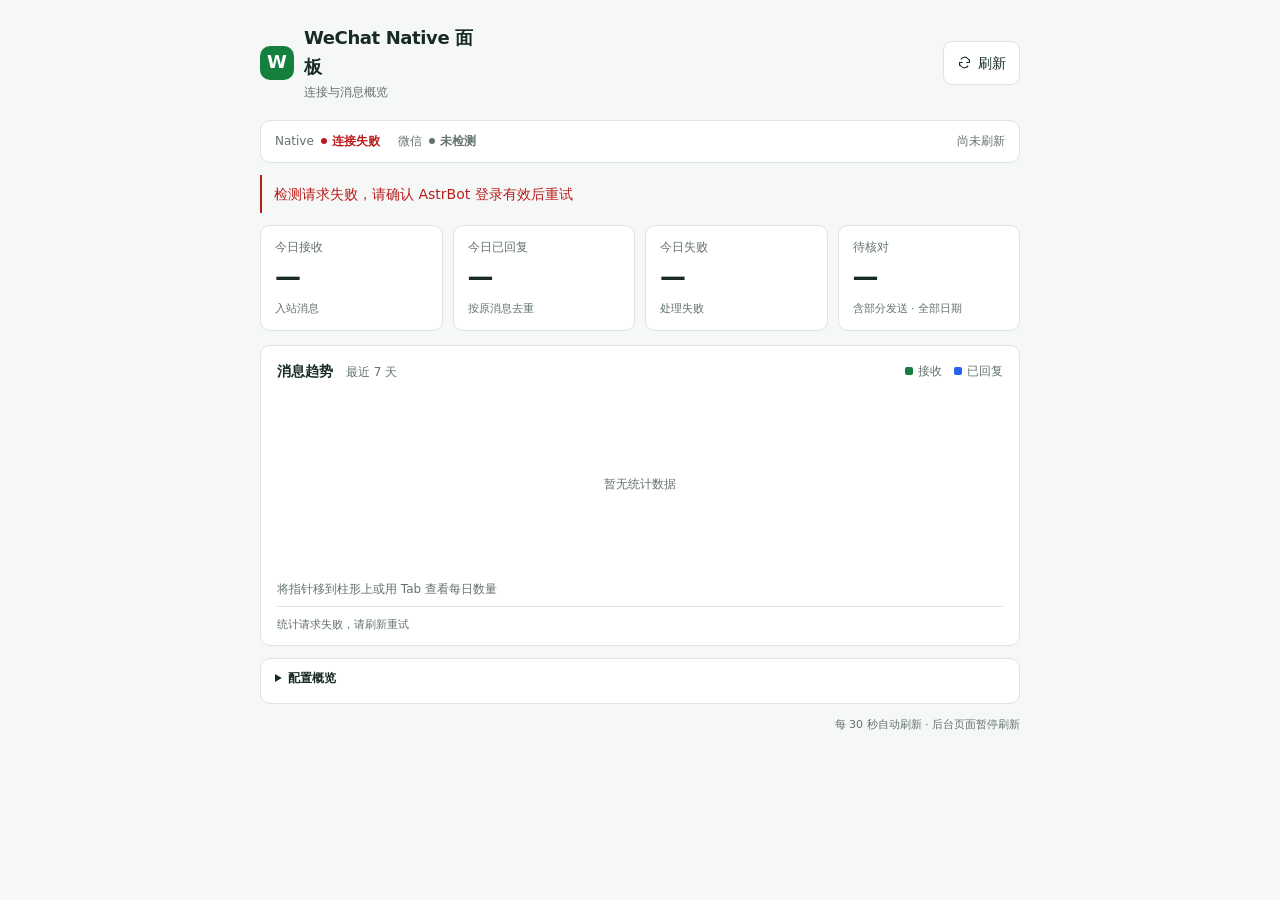
<file: views/connection/index.html>
<!doctype html>
<html lang="zh-CN">
  <head>
    <meta charset="utf-8" />
    <meta name="viewport" content="width=device-width, initial-scale=1" />
    <title>WeChat Native 面板</title>
    <link rel="stylesheet" href="./style.css" />
  </head>
  <body>
    <main class="panel" aria-labelledby="title">
      <header>
        <div class="brand">
          <span class="mark" aria-hidden="true">W</span>
          <div>
            <h1 id="title">WeChat Native 面板</h1>
            <p class="subtitle">连接与消息概览</p>
          </div>
        </div>
        <button id="test-connection" type="button" disabled>
          <svg viewBox="0 0 24 24" width="15" height="15" fill="none" stroke="currentColor" stroke-width="1.7" aria-hidden="true"><path d="M20 7v5h-5M4 17v-5h5"/><path d="M6.1 7a7 7 0 0 1 11.5-1L20 9M4 15l2.4 3A7 7 0 0 0 17.9 17"/></svg>
          刷新
        </button>
      </header>
      <section class="connection" aria-label="连接状态">
        <div id="robot-picker" class="picker" hidden>
          <label for="robot-select">机器人</label>
          <select id="robot-select"></select>
        </div>
        <dl class="statuses">
          <div>
            <dt>Native</dt>
            <dd id="connection-status" data-state="unchecked" role="status" aria-live="polite">未检测</dd>
          </div>
          <div>
            <dt>微信</dt>
            <dd id="wechat-status">未检测</dd>
          </div>
        </dl>
        <time id="updated-at">尚未刷新</time>
      </section>
      <p id="failure-reason" class="notice error" role="alert" hidden></p>
      <section id="login-panel" class="login-card" aria-labelledby="login-title" hidden>
        <div>
          <h2 id="login-title">微信扫码登录</h2>
          <p id="login-status" role="status" aria-live="polite">正在准备登录…</p>
          <button id="login-retry" type="button" hidden>重新获取二维码</button>
        </div>
        <img id="login-qr" alt="请使用手机微信扫描此登录二维码" width="220" height="220" hidden />
      </section>
      <dl class="metrics" aria-label="消息统计">
        <div class="metric">
          <dt>今日接收</dt>
          <dd id="today-received">—</dd>
          <span>入站消息</span>
        </div>
        <div class="metric">
          <dt>今日已回复</dt>
          <dd id="today-replied">—</dd>
          <span>按原消息去重</span>
        </div>
        <div class="metric">
          <dt>今日失败</dt>
          <dd id="today-failed">—</dd>
          <span>处理失败</span>
        </div>
        <div class="metric">
          <dt>待核对</dt>
          <dd id="pending-review">—</dd>
          <span>含部分发送 · 全部日期</span>
        </div>
      </dl>
      <section class="chart-card" aria-labelledby="chart-title">
        <div class="section-heading">
          <h2 id="chart-title">消息趋势 <span>最近 7 天</span></h2>
          <div class="legend" aria-label="图例">
            <span><i class="received" aria-hidden="true"></i>接收</span>
            <span><i class="replied" aria-hidden="true"></i>已回复</span>
          </div>
        </div>
        <div class="chart-wrap">
          <svg id="daily-chart" role="group" aria-label="最近七天接收与已回复消息柱形图" aria-describedby="chart-detail"></svg>
          <p id="chart-empty">暂无统计数据</p>
        </div>
        <p id="chart-detail" class="chart-detail" aria-live="polite">将指针移到柱形上或用 Tab 查看每日数量</p>
        <p id="panel-note" class="panel-note" role="status">统计加载中…</p>
      </section>
      <details class="config-card">
        <summary>配置概览</summary>
        <dl id="config-content"></dl>
      </details>
      <footer>每 30 秒自动刷新 · 后台页面暂停刷新</footer>
    </main>
    <script type="module" src="./app.js"></script>
  </body>
</html>
</file>
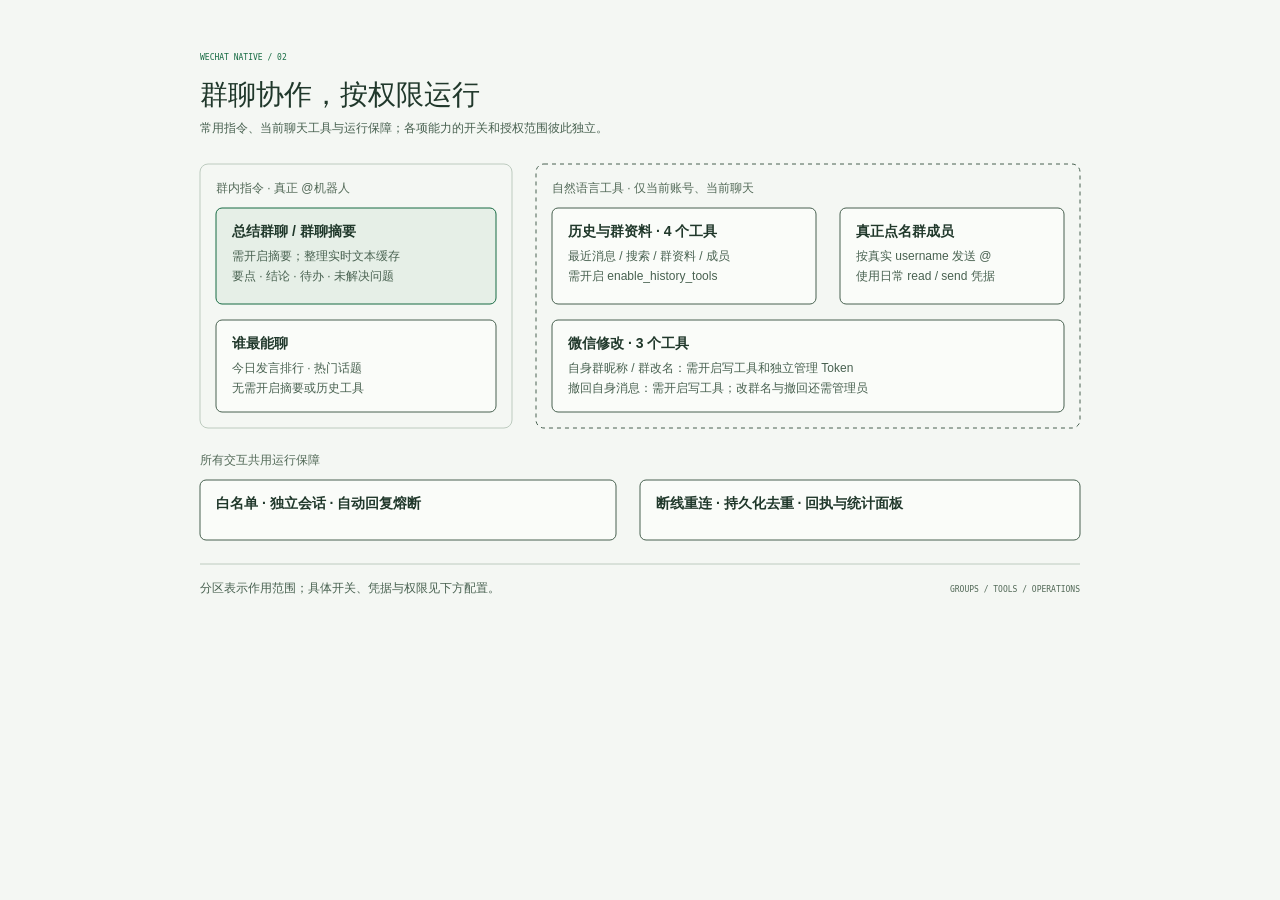
<file: docs/wechat-native-capabilities.html>
<!DOCTYPE html>
<html lang="zh-CN">
<head>
  <meta charset="UTF-8">
  <meta name="viewport" content="width=device-width, initial-scale=1.0">
  <title>群聊协作与运行保障</title>
  <!-- Diagram Design: minimal light, doc-inline, architecture.
       Project palette: paper #f4f7f3, ink #20382b, accent #176b43.
       Font source: system; Geist / Instrument Serif / Geist Mono use local fallbacks.
       Scope: overview only; detailed limits and configuration live in features.md and README.md. -->
  <style>
    * { box-sizing: border-box; }
    body { margin: 0; padding: 24px; background: #f4f7f3; color: #20382b; font-family: 'Geist', 'Microsoft YaHei', 'PingFang SC', sans-serif; }
    .frame { max-width: 960px; min-width: 0; margin: auto; }
    .diagram-container { width: 100%; overflow-x: auto; }
    svg { width: 100%; min-width: 960px; display: block; }
    @media print {
      body { padding: 0; }
      .diagram-container { overflow-x: visible; }
      svg { min-width: 0; }
    }
  </style>
</head>
<body>
<main class="frame"><div class="diagram-container">
<svg viewBox="0 0 960 600" xmlns="http://www.w3.org/2000/svg" role="img" aria-labelledby="wechat-native-capabilities-title wechat-native-capabilities-desc">
<title id="wechat-native-capabilities-title">群聊协作与运行保障</title>
<desc id="wechat-native-capabilities-desc">群聊指令处理摘要与排行，自然语言工具限定当前账号和聊天并按权限执行，所有交互共用白名单、会话隔离、熔断与持久化回执。</desc>
<defs><marker id="arrow" markerWidth="8" markerHeight="6" refX="7" refY="3" orient="auto"><path d="M0 0 L8 3 L0 6 Z" fill="#486150"/></marker></defs>
<rect width="960" height="600" fill="#f4f7f3"/>
<text x="40" y="36" font-family="'Geist Mono', 'Consolas', monospace" font-size="8" font-weight="500" fill="#176b43" text-anchor="start">WECHAT NATIVE / 02</text><text x="40" y="80" font-family="'Instrument Serif', 'Noto Serif SC', 'SimSun', serif" font-size="28" font-weight="400" fill="#20382b" text-anchor="start">群聊协作，按权限运行</text><text x="40" y="108" font-family="'Geist', 'Microsoft YaHei', 'PingFang SC', sans-serif" font-size="12" font-weight="400" fill="#486150" text-anchor="start">常用指令、当前聊天工具与运行保障；各项能力的开关和授权范围彼此独立。</text>
<rect x="40" y="140" width="312" height="264" rx="8" fill="none" stroke="#bdcbbf" stroke-width="1"/>
<text x="56" y="168" font-family="'Geist', 'Microsoft YaHei', 'PingFang SC', sans-serif" font-size="12" font-weight="400" fill="#526957" text-anchor="start">群内指令 · 真正 @机器人</text>
<rect x="376" y="140" width="544" height="264" rx="8" fill="none" stroke="#486150" stroke-width="1" stroke-dasharray="4 4"/>
<text x="392" y="168" font-family="'Geist', 'Microsoft YaHei', 'PingFang SC', sans-serif" font-size="12" font-weight="400" fill="#526957" text-anchor="start">自然语言工具 · 仅当前账号、当前聊天</text>
<rect x="56" y="184" width="280" height="96" rx="6" fill="#e6efe7" stroke="#176b43" stroke-width="1"/>
<text x="72" y="212" font-family="'Geist', 'Microsoft YaHei', 'PingFang SC', sans-serif" font-size="14" font-weight="600" fill="#20382b" text-anchor="start">总结群聊 / 群聊摘要</text>
<text x="72" y="236" font-family="'Geist', 'Microsoft YaHei', 'PingFang SC', sans-serif" font-size="12" font-weight="400" fill="#486150" text-anchor="start">需开启摘要；整理实时文本缓存</text>
<text x="72" y="256" font-family="'Geist', 'Microsoft YaHei', 'PingFang SC', sans-serif" font-size="12" font-weight="400" fill="#486150" text-anchor="start">要点 · 结论 · 待办 · 未解决问题</text>
<rect x="56" y="296" width="280" height="92" rx="6" fill="#fafcf9" stroke="#486150" stroke-width="1"/>
<text x="72" y="324" font-family="'Geist', 'Microsoft YaHei', 'PingFang SC', sans-serif" font-size="14" font-weight="600" fill="#20382b" text-anchor="start">谁最能聊</text>
<text x="72" y="348" font-family="'Geist', 'Microsoft YaHei', 'PingFang SC', sans-serif" font-size="12" font-weight="400" fill="#486150" text-anchor="start">今日发言排行 · 热门话题</text>
<text x="72" y="368" font-family="'Geist', 'Microsoft YaHei', 'PingFang SC', sans-serif" font-size="12" font-weight="400" fill="#486150" text-anchor="start">无需开启摘要或历史工具</text>
<rect x="392" y="184" width="264" height="96" rx="6" fill="#fafcf9" stroke="#486150" stroke-width="1"/>
<text x="408" y="212" font-family="'Geist', 'Microsoft YaHei', 'PingFang SC', sans-serif" font-size="14" font-weight="600" fill="#20382b" text-anchor="start">历史与群资料 · 4 个工具</text>
<text x="408" y="236" font-family="'Geist', 'Microsoft YaHei', 'PingFang SC', sans-serif" font-size="12" font-weight="400" fill="#486150" text-anchor="start">最近消息 / 搜索 / 群资料 / 成员</text>
<text x="408" y="256" font-family="'Geist', 'Microsoft YaHei', 'PingFang SC', sans-serif" font-size="12" font-weight="400" fill="#486150" text-anchor="start">需开启 enable_history_tools</text>
<rect x="680" y="184" width="224" height="96" rx="6" fill="#fafcf9" stroke="#486150" stroke-width="1"/>
<text x="696" y="212" font-family="'Geist', 'Microsoft YaHei', 'PingFang SC', sans-serif" font-size="14" font-weight="600" fill="#20382b" text-anchor="start">真正点名群成员</text>
<text x="696" y="236" font-family="'Geist', 'Microsoft YaHei', 'PingFang SC', sans-serif" font-size="12" font-weight="400" fill="#486150" text-anchor="start">按真实 username 发送 @</text>
<text x="696" y="256" font-family="'Geist', 'Microsoft YaHei', 'PingFang SC', sans-serif" font-size="12" font-weight="400" fill="#486150" text-anchor="start">使用日常 read / send 凭据</text>
<rect x="392" y="296" width="512" height="92" rx="6" fill="#fafcf9" stroke="#486150" stroke-width="1"/>
<text x="408" y="324" font-family="'Geist', 'Microsoft YaHei', 'PingFang SC', sans-serif" font-size="14" font-weight="600" fill="#20382b" text-anchor="start">微信修改 · 3 个工具</text>
<text x="408" y="348" font-family="'Geist', 'Microsoft YaHei', 'PingFang SC', sans-serif" font-size="12" font-weight="400" fill="#486150" text-anchor="start">自身群昵称 / 群改名：需开启写工具和独立管理 Token</text>
<text x="408" y="368" font-family="'Geist', 'Microsoft YaHei', 'PingFang SC', sans-serif" font-size="12" font-weight="400" fill="#486150" text-anchor="start">撤回自身消息：需开启写工具；改群名与撤回还需管理员</text>
<text x="40" y="440" font-family="'Geist', 'Microsoft YaHei', 'PingFang SC', sans-serif" font-size="12" font-weight="400" fill="#526957" text-anchor="start">所有交互共用运行保障</text>
<rect x="40" y="456" width="416" height="60" rx="6" fill="#fafcf9" stroke="#486150" stroke-width="1"/>
<text x="56" y="484" font-family="'Geist', 'Microsoft YaHei', 'PingFang SC', sans-serif" font-size="14" font-weight="600" fill="#20382b" text-anchor="start">白名单 · 独立会话 · 自动回复熔断</text>
<rect x="480" y="456" width="440" height="60" rx="6" fill="#fafcf9" stroke="#486150" stroke-width="1"/>
<text x="496" y="484" font-family="'Geist', 'Microsoft YaHei', 'PingFang SC', sans-serif" font-size="14" font-weight="600" fill="#20382b" text-anchor="start">断线重连 · 持久化去重 · 回执与统计面板</text>
<path d="M40 540 H920" stroke="#bdcbbf"/><text x="40" y="568" font-family="'Geist', 'Microsoft YaHei', 'PingFang SC', sans-serif" font-size="12" font-weight="400" fill="#486150" text-anchor="start">分区表示作用范围；具体开关、凭据与权限见下方配置。</text><text x="920" y="568" font-family="'Geist Mono', 'Consolas', monospace" font-size="8" font-weight="500" fill="#526957" text-anchor="end">GROUPS / TOOLS / OPERATIONS</text>
</svg>
</div></main>
</body>
</html>
</file>
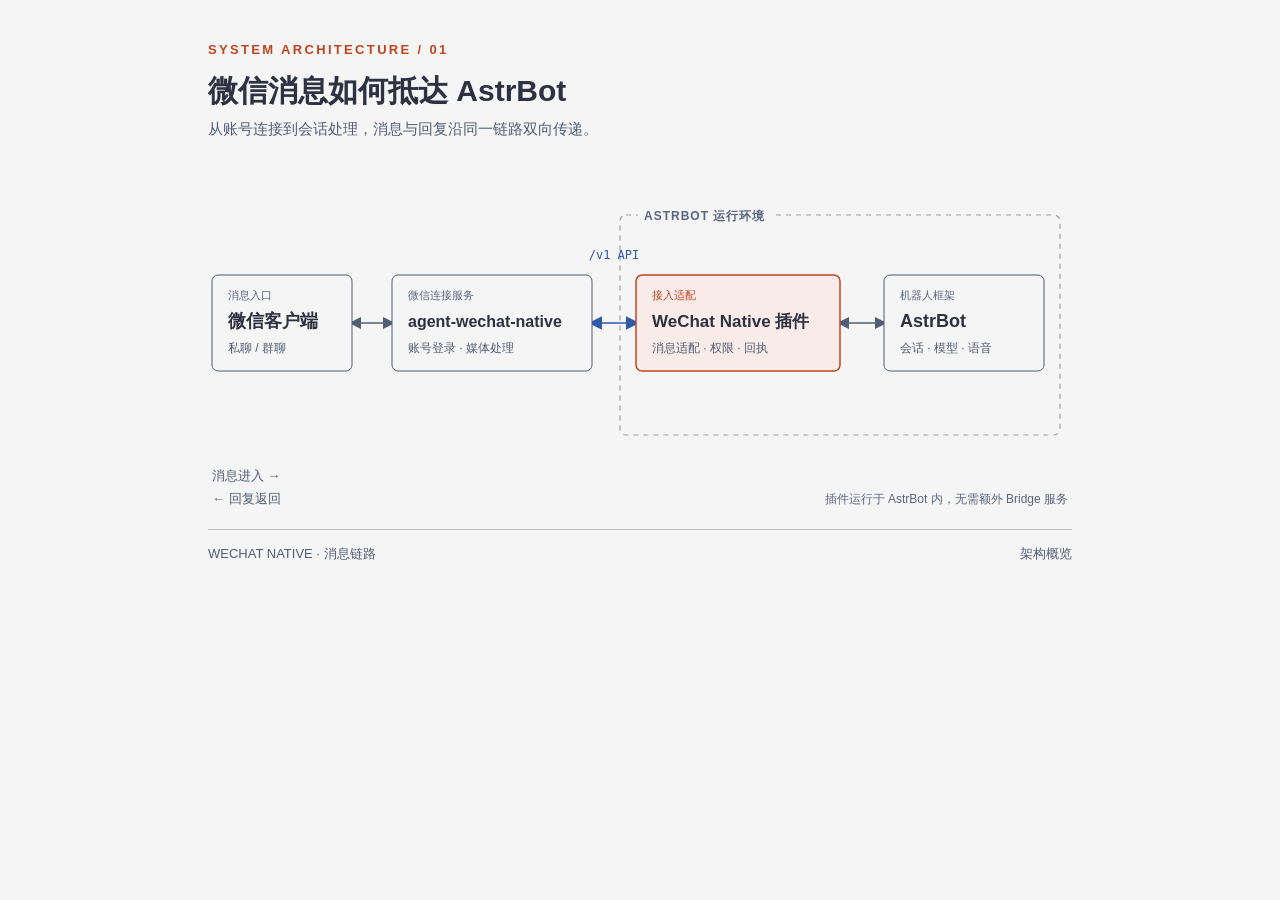
<file: docs/wechat-native-diagram.html>
<!doctype html>
<html lang="zh-CN"><head><meta charset="utf-8"><meta name="viewport" content="width=device-width,initial-scale=1"><title>微信消息接入 AstrBot</title><style>
*{box-sizing:border-box}body{margin:0;background:#f5f5f5;color:#2d3142;font-family:"Microsoft YaHei",Arial,sans-serif}.wrap{width:960px;margin:auto;padding:42px 48px 30px}.eyebrow{font:600 13px Arial,sans-serif;letter-spacing:.18em;color:#bf4520}.headline{font-size:30px;font-weight:600;margin:14px 0 8px}.intro{font-size:15px;color:#4f5d75;margin:0}.diagram{width:100%;overflow-x:auto}svg{display:block;width:864px;min-width:864px}footer{border-top:1px solid #bfc0c0;padding-top:15px;font-size:13px;color:#4f5d75;display:flex;justify-content:space-between}
</style></head><body><main class="wrap"><div class="eyebrow">SYSTEM ARCHITECTURE / 01</div><h1 class="headline">微信消息如何抵达 AstrBot</h1><p class="intro">从账号连接到会话处理，消息与回复沿同一链路双向传递。</p><div class="diagram"><svg viewBox="0 0 864 390" role="img" aria-labelledby="arch-title arch-desc" xmlns="http://www.w3.org/2000/svg"><title id="arch-title">微信消息接入 AstrBot 架构</title><desc id="arch-desc">微信客户端、agent-wechat-native、WeChat Native 插件、AstrBot 依次双向连接。Native 与插件通过 v1 API 通信，插件运行于 AstrBot 内。</desc><defs><marker id="arr" markerWidth="8" markerHeight="8" refX="6" refY="4" orient="auto-start-reverse"><path d="M0 0L8 4L0 8Z" fill="#4f5d75"/></marker><marker id="blue" markerWidth="8" markerHeight="8" refX="6" refY="4" orient="auto-start-reverse"><path d="M0 0L8 4L0 8Z" fill="#2e5aa8"/></marker></defs>
<!-- connections -->
<path d="M144 184H184" fill="none" stroke="#4f5d75" stroke-width="1.5" marker-start="url(#arr)" marker-end="url(#arr)"/>
<path d="M384 184H428" fill="none" stroke="#2e5aa8" stroke-width="1.7" marker-start="url(#blue)" marker-end="url(#blue)"/>
<path d="M632 184H676" fill="none" stroke="#4f5d75" stroke-width="1.5" marker-start="url(#arr)" marker-end="url(#arr)"/>
<!-- AstrBot runtime boundary -->
<rect x="412" y="76" width="440" height="220" rx="6" fill="none" stroke="#9aa1ac" stroke-width="1.2" stroke-dasharray="5 5"/>
<rect x="430" y="66" width="135" height="20" fill="#f5f5f5"/><text x="436" y="81" font-size="12" font-weight="600" fill="#5a6580" letter-spacing="1">ASTRBOT 运行环境</text>
<!-- nodes -->
<rect x="4" y="136" width="140" height="96" rx="6" fill="#f5f5f5" stroke="#4f5d75"/><text x="20" y="160" font-size="11" fill="#5a6580">消息入口</text><text x="20" y="188" font-size="18" font-weight="600" fill="#2d3142">微信客户端</text><text x="20" y="213" font-size="12" fill="#4f5d75">私聊 / 群聊</text>
<rect x="184" y="136" width="200" height="96" rx="6" fill="#f5f5f5" stroke="#4f5d75"/><text x="200" y="160" font-size="11" fill="#5a6580">微信连接服务</text><text x="200" y="188" font-size="16" font-weight="600" fill="#2d3142">agent-wechat-native</text><text x="200" y="213" font-size="12" fill="#4f5d75">账号登录 · 媒体处理</text>
<rect x="428" y="136" width="204" height="96" rx="6" fill="#f9ece8" stroke="#bf4520" stroke-width="1.5"/><text x="444" y="160" font-size="11" fill="#bf4520">接入适配</text><text x="444" y="188" font-size="17" font-weight="600" fill="#2d3142">WeChat Native 插件</text><text x="444" y="213" font-size="12" fill="#4f5d75">消息适配 · 权限 · 回执</text>
<rect x="676" y="136" width="160" height="96" rx="6" fill="#f5f5f5" stroke="#4f5d75"/><text x="692" y="160" font-size="11" fill="#5a6580">机器人框架</text><text x="692" y="188" font-size="18" font-weight="600" fill="#2d3142">AstrBot</text><text x="692" y="213" font-size="12" fill="#4f5d75">会话 · 模型 · 语音</text>
<text x="406" y="120" text-anchor="middle" font-family="monospace" font-size="12" fill="#2e5aa8">/v1 API</text>
<text x="4" y="341" font-size="13" fill="#4f5d75">消息进入 →</text><text x="4" y="364" font-size="13" fill="#4f5d75">← 回复返回</text><text x="860" y="364" text-anchor="end" font-size="12" fill="#5a6580">插件运行于 AstrBot 内，无需额外 Bridge 服务</text>
</svg></div><footer><span>WECHAT NATIVE · 消息链路</span><span>架构概览</span></footer></main></body></html>
</file>
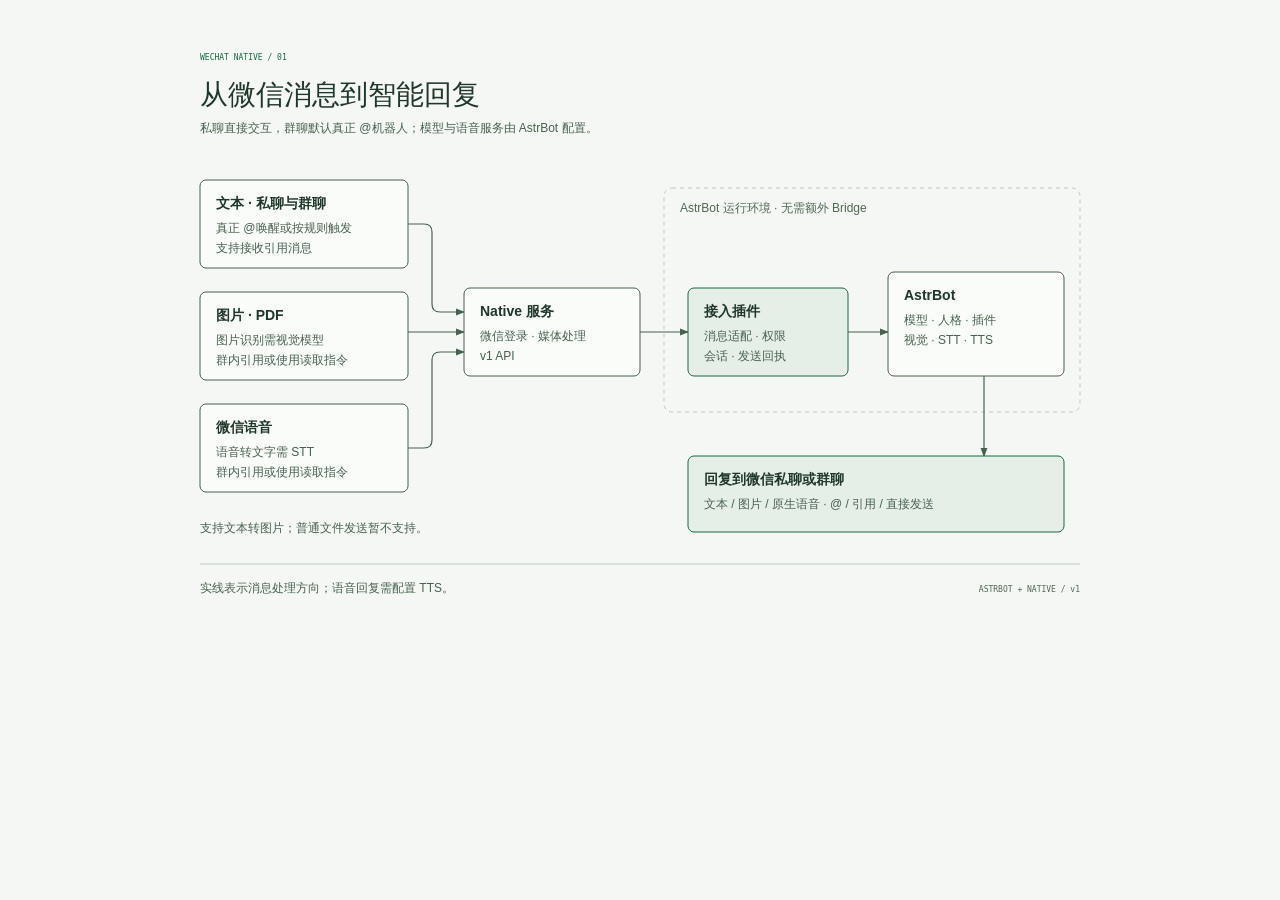
<file: docs/wechat-native-messages.html>
<!DOCTYPE html>
<html lang="zh-CN">
<head>
  <meta charset="UTF-8">
  <meta name="viewport" content="width=device-width, initial-scale=1.0">
  <title>从微信消息到智能回复</title>
  <!-- Diagram Design: minimal light, doc-inline, architecture.
       Project palette: paper #f4f7f3, ink #20382b, accent #176b43.
       Font source: system; Geist / Instrument Serif / Geist Mono use local fallbacks.
       Scope: overview only; detailed limits and configuration live in features.md and README.md. -->
  <style>
    * { box-sizing: border-box; }
    body { margin: 0; padding: 24px; background: #f4f7f3; color: #20382b; font-family: 'Geist', 'Microsoft YaHei', 'PingFang SC', sans-serif; }
    .frame { max-width: 960px; min-width: 0; margin: auto; }
    .diagram-container { width: 100%; overflow-x: auto; }
    svg { width: 100%; min-width: 960px; display: block; }
    @media print {
      body { padding: 0; }
      .diagram-container { overflow-x: visible; }
      svg { min-width: 0; }
    }
  </style>
</head>
<body>
<main class="frame"><div class="diagram-container">
<svg viewBox="0 0 960 600" xmlns="http://www.w3.org/2000/svg" role="img" aria-labelledby="wechat-native-messages-title wechat-native-messages-desc">
<title id="wechat-native-messages-title">从微信消息到智能回复</title>
<desc id="wechat-native-messages-desc">文本、图片、PDF 与语音经 Native 服务和内置插件接入 AstrBot，由模型与媒体服务生成微信回复。</desc>
<defs><marker id="arrow" markerWidth="8" markerHeight="6" refX="7" refY="3" orient="auto"><path d="M0 0 L8 3 L0 6 Z" fill="#486150"/></marker></defs>
<rect width="960" height="600" fill="#f4f7f3"/>
<text x="40" y="36" font-family="'Geist Mono', 'Consolas', monospace" font-size="8" font-weight="500" fill="#176b43" text-anchor="start">WECHAT NATIVE / 01</text><text x="40" y="80" font-family="'Instrument Serif', 'Noto Serif SC', 'SimSun', serif" font-size="28" font-weight="400" fill="#20382b" text-anchor="start">从微信消息到智能回复</text><text x="40" y="108" font-family="'Geist', 'Microsoft YaHei', 'PingFang SC', sans-serif" font-size="12" font-weight="400" fill="#486150" text-anchor="start">私聊直接交互，群聊默认真正 @机器人；模型与语音服务由 AstrBot 配置。</text>
<rect x="504" y="164" width="416" height="224" rx="8" fill="none" stroke="#bdcbbf" stroke-width="1" stroke-dasharray="4 4"/>
<text x="520" y="188" font-family="'Geist', 'Microsoft YaHei', 'PingFang SC', sans-serif" font-size="12" font-weight="400" fill="#526957" text-anchor="start">AstrBot 运行环境 · 无需额外 Bridge</text>
<path d="M248 200 H264 Q272 200 272 208 V280 Q272 288 280 288 H304" fill="none" stroke="#486150" stroke-width="1.2" marker-end="url(#arrow)"/>
<path d="M248 308 H304" fill="none" stroke="#486150" stroke-width="1.2" marker-end="url(#arrow)"/>
<path d="M248 424 H264 Q272 424 272 416 V336 Q272 328 280 328 H304" fill="none" stroke="#486150" stroke-width="1.2" marker-end="url(#arrow)"/>
<path d="M480 308 H528" fill="none" stroke="#486150" stroke-width="1.2" marker-end="url(#arrow)"/>
<path d="M688 308 H728" fill="none" stroke="#486150" stroke-width="1.2" marker-end="url(#arrow)"/>
<path d="M824 352 V432" fill="none" stroke="#486150" stroke-width="1.2" marker-end="url(#arrow)"/>
<rect x="40" y="156" width="208" height="88" rx="6" fill="#fafcf9" stroke="#486150" stroke-width="1"/>
<text x="56" y="184" font-family="'Geist', 'Microsoft YaHei', 'PingFang SC', sans-serif" font-size="14" font-weight="600" fill="#20382b" text-anchor="start">文本 · 私聊与群聊</text>
<text x="56" y="208" font-family="'Geist', 'Microsoft YaHei', 'PingFang SC', sans-serif" font-size="12" font-weight="400" fill="#486150" text-anchor="start">真正 @唤醒或按规则触发</text>
<text x="56" y="228" font-family="'Geist', 'Microsoft YaHei', 'PingFang SC', sans-serif" font-size="12" font-weight="400" fill="#486150" text-anchor="start">支持接收引用消息</text>
<rect x="40" y="268" width="208" height="88" rx="6" fill="#fafcf9" stroke="#486150" stroke-width="1"/>
<text x="56" y="296" font-family="'Geist', 'Microsoft YaHei', 'PingFang SC', sans-serif" font-size="14" font-weight="600" fill="#20382b" text-anchor="start">图片 · PDF</text>
<text x="56" y="320" font-family="'Geist', 'Microsoft YaHei', 'PingFang SC', sans-serif" font-size="12" font-weight="400" fill="#486150" text-anchor="start">图片识别需视觉模型</text>
<text x="56" y="340" font-family="'Geist', 'Microsoft YaHei', 'PingFang SC', sans-serif" font-size="12" font-weight="400" fill="#486150" text-anchor="start">群内引用或使用读取指令</text>
<rect x="40" y="380" width="208" height="88" rx="6" fill="#fafcf9" stroke="#486150" stroke-width="1"/>
<text x="56" y="408" font-family="'Geist', 'Microsoft YaHei', 'PingFang SC', sans-serif" font-size="14" font-weight="600" fill="#20382b" text-anchor="start">微信语音</text>
<text x="56" y="432" font-family="'Geist', 'Microsoft YaHei', 'PingFang SC', sans-serif" font-size="12" font-weight="400" fill="#486150" text-anchor="start">语音转文字需 STT</text>
<text x="56" y="452" font-family="'Geist', 'Microsoft YaHei', 'PingFang SC', sans-serif" font-size="12" font-weight="400" fill="#486150" text-anchor="start">群内引用或使用读取指令</text>
<rect x="304" y="264" width="176" height="88" rx="6" fill="#fafcf9" stroke="#486150" stroke-width="1"/>
<text x="320" y="292" font-family="'Geist', 'Microsoft YaHei', 'PingFang SC', sans-serif" font-size="14" font-weight="600" fill="#20382b" text-anchor="start">Native 服务</text>
<text x="320" y="316" font-family="'Geist', 'Microsoft YaHei', 'PingFang SC', sans-serif" font-size="12" font-weight="400" fill="#486150" text-anchor="start">微信登录 · 媒体处理</text>
<text x="320" y="336" font-family="'Geist', 'Microsoft YaHei', 'PingFang SC', sans-serif" font-size="12" font-weight="400" fill="#486150" text-anchor="start">v1 API</text>
<rect x="528" y="264" width="160" height="88" rx="6" fill="#e6efe7" stroke="#176b43" stroke-width="1"/>
<text x="544" y="292" font-family="'Geist', 'Microsoft YaHei', 'PingFang SC', sans-serif" font-size="14" font-weight="600" fill="#20382b" text-anchor="start">接入插件</text>
<text x="544" y="316" font-family="'Geist', 'Microsoft YaHei', 'PingFang SC', sans-serif" font-size="12" font-weight="400" fill="#486150" text-anchor="start">消息适配 · 权限</text>
<text x="544" y="336" font-family="'Geist', 'Microsoft YaHei', 'PingFang SC', sans-serif" font-size="12" font-weight="400" fill="#486150" text-anchor="start">会话 · 发送回执</text>
<rect x="728" y="248" width="176" height="104" rx="6" fill="#fafcf9" stroke="#486150" stroke-width="1"/>
<text x="744" y="276" font-family="'Geist', 'Microsoft YaHei', 'PingFang SC', sans-serif" font-size="14" font-weight="600" fill="#20382b" text-anchor="start">AstrBot</text>
<text x="744" y="300" font-family="'Geist', 'Microsoft YaHei', 'PingFang SC', sans-serif" font-size="12" font-weight="400" fill="#486150" text-anchor="start">模型 · 人格 · 插件</text>
<text x="744" y="320" font-family="'Geist', 'Microsoft YaHei', 'PingFang SC', sans-serif" font-size="12" font-weight="400" fill="#486150" text-anchor="start">视觉 · STT · TTS</text>
<rect x="528" y="432" width="376" height="76" rx="6" fill="#e6efe7" stroke="#176b43" stroke-width="1"/>
<text x="544" y="460" font-family="'Geist', 'Microsoft YaHei', 'PingFang SC', sans-serif" font-size="14" font-weight="600" fill="#20382b" text-anchor="start">回复到微信私聊或群聊</text>
<text x="544" y="484" font-family="'Geist', 'Microsoft YaHei', 'PingFang SC', sans-serif" font-size="12" font-weight="400" fill="#486150" text-anchor="start">文本 / 图片 / 原生语音 · @ / 引用 / 直接发送</text>
<text x="40" y="508" font-family="'Geist', 'Microsoft YaHei', 'PingFang SC', sans-serif" font-size="12" font-weight="400" fill="#486150" text-anchor="start">支持文本转图片；普通文件发送暂不支持。</text>
<path d="M40 540 H920" stroke="#bdcbbf"/><text x="40" y="568" font-family="'Geist', 'Microsoft YaHei', 'PingFang SC', sans-serif" font-size="12" font-weight="400" fill="#486150" text-anchor="start">实线表示消息处理方向；语音回复需配置 TTS。</text><text x="920" y="568" font-family="'Geist Mono', 'Consolas', monospace" font-size="8" font-weight="500" fill="#526957" text-anchor="end">ASTRBOT + NATIVE / v1</text>
</svg>
</div></main>
</body>
</html>
</file>
<file: views/connection/style.css>
:root {
  color-scheme: light;
  --page: #f6f8f7;
  --card: #fff;
  --soft: #f8faf9;
  --text: #172b23;
  --muted: #64736c;
  --border: #dce5df;
  --green: #15803d;
  --blue: #2563eb;
  --red: #b91c1c;
}
:root[data-theme="dark"] {
  color-scheme: dark;
  --page: #141b17;
  --card: #1d2721;
  --soft: #202d25;
  --text: #edf4ef;
  --muted: #a1b1a7;
  --border: #34483b;
  --green: #86efac;
  --blue: #93c5fd;
  --red: #fca5a5;
}
* { box-sizing: border-box; }
[hidden] { display: none !important; }
.login-card {
  display: flex;
  flex-direction: column;
  align-items: center;
  gap: 16px;
  margin: 14px 0;
  padding: 18px;
  border: 1px solid var(--border);
  border-radius: 12px;
  background: var(--card);
}
.login-card > div { width: 100%; text-align: center; }
.login-card h2 { margin: 0; font-size: 16px; }
.login-card p { color: var(--muted); }
.login-card img {
  display: block;
  max-width: 100%;
  height: auto;
  padding: 10px;
  background: white;
  border-radius: 8px;
}
body {
  margin: 0;
  padding: 24px 16px;
  background: var(--page);
  color: var(--text);
  font: 14px/1.6 system-ui, -apple-system, "Segoe UI", sans-serif;
}
.panel { width: 100%; max-width: 760px; margin: 0 auto; }
header, .brand, .section-heading, .statuses, .statuses > div, .legend, .legend > span {
  display: flex;
  align-items: center;
}
header { justify-content: space-between; gap: 12px; margin-bottom: 18px; }
.brand { min-width: 0; gap: 10px; }
h1 { margin: 0; font-size: 18px; font-weight: 650; letter-spacing: -.4px; }
.subtitle { margin: 1px 0 0; font-size: 12px; color: var(--muted); }
.mark {
  display: grid;
  place-items: center;
  flex: 0 0 34px;
  height: 34px;
  border-radius: 10px;
  background: var(--green);
  color: var(--card);
  font-size: 18px;
  font-weight: 700;
}
button {
  display: inline-flex;
  justify-content: center;
  align-items: center;
  flex-shrink: 0;
  gap: 6px;
  min-height: 44px;
  padding: 0 13px;
  border: 1px solid var(--border);
  border-radius: 9px;
  background: var(--card);
  color: var(--text);
  font: inherit;
  cursor: pointer;
}
button:hover:enabled { background: var(--soft); border-color: var(--green); }
button:disabled { cursor: wait; opacity: .55; }
button:focus-visible, select:focus-visible, summary:focus-visible, [data-day]:focus-visible {
  outline: 2px solid var(--blue);
  outline-offset: 3px;
}
.connection {
  display: flex;
  align-items: center;
  flex-wrap: wrap;
  gap: 10px 18px;
  padding: 11px 14px;
  margin-bottom: 12px;
  background: var(--card);
  border: 1px solid var(--border);
  border-radius: 10px;
}
.picker { display: flex; align-items: center; gap: 8px; min-width: 0; max-width: 100%; }
label, dt { color: var(--muted); }
select {
  min-width: 0;
  max-width: 180px;
  min-height: 44px;
  padding: 4px 8px;
  border: 1px solid var(--border);
  border-radius: 6px;
  background: var(--card);
  color: var(--text);
  font: inherit;
}
dl { margin: 0; }
dd { margin: 0; }
.statuses { flex-wrap: wrap; gap: 8px 18px; font-size: 12px; }
.statuses > div { gap: 7px; }
.statuses dd { font-weight: 600; white-space: nowrap; }
.statuses dd::before {
  content: "";
  display: inline-block;
  width: 6px;
  height: 6px;
  margin-right: 5px;
  vertical-align: 1px;
  border-radius: 50%;
  background: currentColor;
}
#connection-status[data-state="unchecked"], #wechat-status { color: var(--muted); }
#connection-status[data-state="checking"] { color: var(--blue); }
#connection-status[data-state="connected"], #wechat-status[data-state="online"] { color: var(--green); }
#connection-status[data-state="failed"], #wechat-status[data-state="offline"] { color: var(--red); }
#updated-at { margin-left: auto; font-size: 12px; color: var(--muted); }
.notice { margin: 0 0 12px; padding: 8px 12px; border-left: 2px solid; overflow-wrap: anywhere; }
.error { color: var(--red); }
.metrics { display: grid; grid-template-columns: repeat(4, minmax(0, 1fr)); gap: 10px; margin-bottom: 14px; }
.metric { padding: 12px 14px; border: 1px solid var(--border); border-radius: 10px; background: var(--card); }
.metric dt { font-size: 12px; }
.metric dd { margin: 4px 0 3px; font-size: 26px; font-weight: 650; line-height: 1.2; font-variant-numeric: tabular-nums; }
.metric > span { color: var(--muted); font-size: 11px; }
.chart-card, .config-card { border: 1px solid var(--border); border-radius: 10px; background: var(--card); }
.chart-card { padding: 14px 16px 12px; }
.section-heading { justify-content: space-between; flex-wrap: wrap; gap: 6px 12px; }
h2 { margin: 0; font-size: 14px; font-weight: 600; }
h2 > span { margin-left: 8px; color: var(--muted); font-size: 12px; font-weight: 400; }
.legend { gap: 12px; font-size: 12px; color: var(--muted); }
.legend > span { gap: 5px; }
.legend i { width: 8px; height: 8px; border-radius: 2px; }
.received { fill: var(--green); background: var(--green); }
.replied { fill: var(--blue); background: var(--blue); }
.chart-wrap { position: relative; margin-top: 12px; height: 180px; }
#daily-chart { display: block; width: 100%; height: 180px; overflow: visible; }
#daily-chart text { fill: var(--muted); font: 11px system-ui, sans-serif; }
.grid-line { stroke: var(--border); stroke-dasharray: 3 4; }
[data-day] { cursor: default; border-radius: 4px; }
.day-hit { fill: transparent; }
[data-day]:hover .day-hit, [data-day]:focus .day-hit { fill: var(--soft); }
#chart-empty { position: absolute; inset: 0; display: grid; place-items: center; margin: 0; color: var(--muted); font-size: 12px; pointer-events: none; }
.chart-detail { min-height: 20px; margin: 5px 0 0; color: var(--muted); font-size: 12px; font-variant-numeric: tabular-nums; overflow-wrap: anywhere; }
.panel-note { margin: 6px 0 0; padding-top: 9px; border-top: 1px solid var(--border); font-size: 11px; color: var(--muted); }
.config-card { margin-top: 12px; }
summary { min-height: 44px; padding: 10px 14px; cursor: pointer; font-size: 12px; font-weight: 600; }
#config-content { display: grid; grid-template-columns: repeat(2, minmax(0, 1fr)); gap: 8px 24px; padding: 0 14px 14px; font-size: 12px; }
#config-content > div { display: flex; flex-wrap: wrap; justify-content: space-between; gap: 4px 12px; }
footer { margin-top: 12px; text-align: right; font-size: 11px; color: var(--muted); }
@media (max-width: 520px) {
  body { padding: 16px 12px; }
  .metrics { grid-template-columns: repeat(2, minmax(0, 1fr)); gap: 8px; }
  .metric { padding: 11px 12px; }
  .chart-card { padding: 12px; }
  .connection { gap: 8px 14px; padding: 10px 12px; }
  #updated-at { margin-left: 0; }
  #config-content { grid-template-columns: 1fr; }
}
</file>
